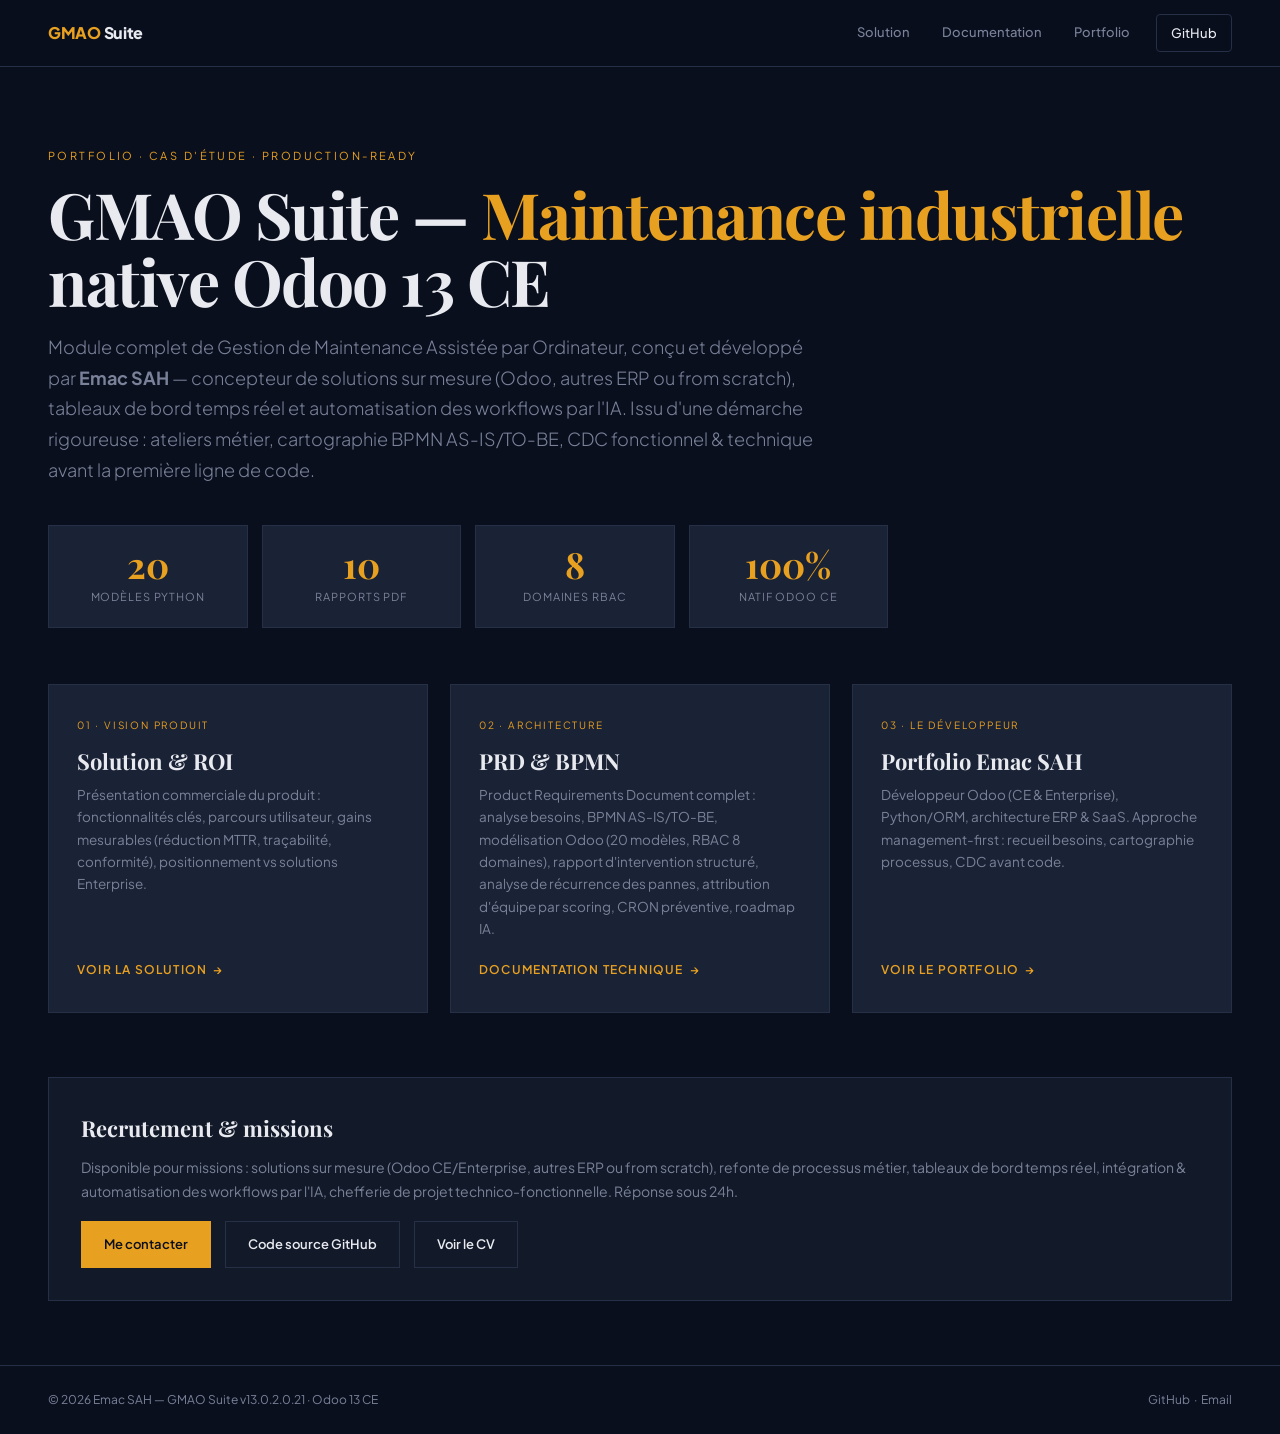
<file: index.html>
<!DOCTYPE html>
<html lang="fr">
<head>
<meta charset="UTF-8">
<meta name="viewport" content="width=device-width,initial-scale=1.0">
<title>GMAO Suite — Emac SAH | Portfolio &amp; Documentation</title>
<meta name="description" content="Module complet de Gestion de Maintenance Assistee par Ordinateur sur Odoo 13 Community Edition. Portfolio, PRD technique et presentation commerciale par Emac SAH.">
<meta name="author" content="Emac SAH">
<link rel="canonical" href="https://kouemousah.github.io/GMAO/">
<link rel="icon" type="image/svg+xml" href="assets/favicon.svg">
<link rel="alternate icon" type="image/png" href="assets/favicon.png">

<meta property="og:type" content="website">
<meta property="og:site_name" content="GMAO Suite — Emac SAH">
<meta property="og:title" content="GMAO Suite — Emac SAH | Portfolio &amp; Documentation">
<meta property="og:description" content="Module complet de GMAO sur Odoo 13 CE. Portfolio, PRD, presentation commerciale.">
<meta property="og:url" content="https://kouemousah.github.io/GMAO/">
<meta property="og:image" content="https://kouemousah.github.io/GMAO/assets/og-image.png">
<meta property="og:image:width" content="1200">
<meta property="og:image:height" content="630">
<meta property="og:locale" content="fr_FR">

<meta name="twitter:card" content="summary_large_image">
<meta name="twitter:title" content="GMAO Suite — Emac SAH">
<meta name="twitter:description" content="Module complet de GMAO sur Odoo 13 CE. Portfolio, PRD, presentation commerciale.">
<meta name="twitter:image" content="https://kouemousah.github.io/GMAO/assets/og-image.png">

<meta name="theme-color" content="#0a0f1e">
<meta name="robots" content="index,follow">

<link href="https://fonts.googleapis.com/css2?family=Plus+Jakarta+Sans:wght@300;400;600;800&family=Playfair+Display:wght@700&family=JetBrains+Mono:wght@500&display=swap" rel="stylesheet">

<style>
:root{--dark:#0a0f1e;--mid:#121928;--card:#1a2235;--accent:#e8a020;--accent2:#3d8ef0;--text:#e8eaf0;--muted:#7a8299;--border:#252f45;--ai:#a855f7;}
*{margin:0;padding:0;box-sizing:border-box;}
body{background:var(--dark);color:var(--text);font-family:'Plus Jakarta Sans',system-ui,sans-serif;font-size:15px;line-height:1.7;min-height:100vh;display:flex;flex-direction:column;}

.nav{position:sticky;top:0;z-index:100;background:rgba(10,15,30,.95);border-bottom:1px solid var(--border);backdrop-filter:blur(16px);padding:14px 48px;display:flex;align-items:center;gap:32px;}
.nav-logo{font-size:16px;font-weight:800;letter-spacing:-.3px;text-decoration:none;color:var(--text);}
.nav-logo span{color:var(--accent);}
.nav-links{display:flex;gap:4px;margin-left:auto;}
.nav-links a{color:var(--muted);text-decoration:none;font-size:13px;font-weight:500;padding:7px 14px;border-radius:4px;transition:all .2s;}
.nav-links a:hover{color:var(--text);background:rgba(255,255,255,.05);}
.nav-links a.gh{border:1px solid var(--border);color:var(--text);margin-left:8px;}
.nav-links a.gh:hover{border-color:var(--accent);color:var(--accent);}

.hero{flex:1;padding:80px 48px 64px;max-width:1280px;margin:0 auto;width:100%;}
.eyebrow{font-size:11px;text-transform:uppercase;letter-spacing:.22em;color:var(--accent);margin-bottom:14px;}
h1{font-family:'Playfair Display',serif;font-size:64px;font-weight:700;line-height:1.05;letter-spacing:-1.5px;margin-bottom:18px;}
h1 span{color:var(--accent);}
.lede{font-size:18px;font-weight:300;color:var(--muted);max-width:780px;line-height:1.7;margin-bottom:36px;}

.kpi-row{display:grid;grid-template-columns:repeat(4,1fr);gap:14px;margin:40px 0 56px;max-width:840px;}
.kpi{background:var(--card);border:1px solid var(--border);padding:20px 16px;text-align:center;}
.kpi .n{font-family:'Playfair Display',serif;font-size:36px;font-weight:700;color:var(--accent);line-height:1;}
.kpi .l{font-size:11px;text-transform:uppercase;letter-spacing:.08em;color:var(--muted);margin-top:6px;}

.cards{display:grid;grid-template-columns:repeat(3,1fr);gap:22px;margin-top:40px;}
.card{background:var(--card);border:1px solid var(--border);padding:32px 28px;text-decoration:none;color:inherit;transition:all .25s;display:flex;flex-direction:column;}
.card:hover{transform:translateY(-4px);border-color:var(--accent);box-shadow:0 16px 48px rgba(232,160,32,.12);}
.card-eyebrow{font-size:10px;text-transform:uppercase;letter-spacing:.18em;color:var(--accent);margin-bottom:14px;}
.card h2{font-family:'Playfair Display',serif;font-size:22px;font-weight:700;line-height:1.2;margin-bottom:10px;}
.card p{font-size:13.5px;color:var(--muted);flex:1;line-height:1.65;}
.card-cta{display:inline-flex;align-items:center;gap:6px;color:var(--accent);font-size:12px;font-weight:600;margin-top:20px;text-transform:uppercase;letter-spacing:.1em;}
.card-cta::after{content:'→';transition:transform .2s;}
.card:hover .card-cta::after{transform:translateX(4px);}

.contact{margin-top:64px;padding:32px;background:var(--mid);border:1px solid var(--border);}
.contact h3{font-family:'Playfair Display',serif;font-size:22px;font-weight:700;margin-bottom:8px;}
.contact p{color:var(--muted);font-size:14px;margin-bottom:18px;}
.contact-links{display:flex;gap:14px;flex-wrap:wrap;}
.contact-links a{display:inline-flex;align-items:center;gap:8px;padding:11px 22px;text-decoration:none;font-size:13px;font-weight:600;border:1px solid var(--border);color:var(--text);transition:all .2s;}
.contact-links a:hover{border-color:var(--accent);color:var(--accent);}
.contact-links a.primary{background:var(--accent);color:var(--dark);border-color:var(--accent);}
.contact-links a.primary:hover{background:#c88010;border-color:#c88010;color:var(--dark);}

footer{border-top:1px solid var(--border);padding:24px 48px;font-size:12px;color:var(--muted);display:flex;justify-content:space-between;align-items:center;}
footer a{color:var(--muted);text-decoration:none;}
footer a:hover{color:var(--accent);}

@media (max-width:880px){
  .nav{padding:12px 20px;flex-wrap:wrap;}
  .nav-links{gap:0;}
  .nav-links a{padding:6px 10px;font-size:12px;}
  .hero{padding:48px 20px;}
  h1{font-size:40px;}
  .lede{font-size:16px;}
  .kpi-row{grid-template-columns:repeat(2,1fr);}
  .cards{grid-template-columns:1fr;}
  footer{flex-direction:column;gap:8px;padding:18px 20px;text-align:center;}
}
</style>
</head>
<body>

<nav class="nav">
  <a class="nav-logo" href="./"><span>GMAO</span> Suite</a>
  <div class="nav-links">
    <a href="Presentation_Commerciale_GMAO.html">Solution</a>
    <a href="PRD_Technique_GMAO.html">Documentation</a>
    <a href="Portfolio_Emac_SAH.html">Portfolio</a>
    <a href="https://github.com/kouemousah/GMAO" target="_blank" rel="noopener" class="gh">GitHub</a>
  </div>
</nav>

<main class="hero">
  <div class="eyebrow">Portfolio · Cas d'étude · Production-ready</div>
  <h1>GMAO Suite — <span>Maintenance industrielle</span><br>native Odoo 13 CE</h1>
  <p class="lede">
    Module complet de Gestion de Maintenance Assistée par Ordinateur, conçu et développé par
    <strong>Emac SAH</strong> — concepteur de solutions sur mesure (Odoo, autres ERP ou from scratch),
    tableaux de bord temps réel et automatisation des workflows par l'IA. Issu d'une démarche rigoureuse :
    ateliers métier, cartographie BPMN AS-IS/TO-BE, CDC fonctionnel &amp; technique avant la première ligne de code.
  </p>

  <div class="kpi-row">
    <div class="kpi"><div class="n">20</div><div class="l">Modèles Python</div></div>
    <div class="kpi"><div class="n">10</div><div class="l">Rapports PDF</div></div>
    <div class="kpi"><div class="n">8</div><div class="l">Domaines RBAC</div></div>
    <div class="kpi"><div class="n">100%</div><div class="l">Natif Odoo CE</div></div>
  </div>

  <div class="cards">
    <a class="card" href="Presentation_Commerciale_GMAO.html">
      <div class="card-eyebrow">01 · Vision produit</div>
      <h2>Solution &amp; ROI</h2>
      <p>Présentation commerciale du produit : fonctionnalités clés, parcours utilisateur, gains
      mesurables (réduction MTTR, traçabilité, conformité), positionnement vs solutions Enterprise.</p>
      <span class="card-cta">Voir la solution</span>
    </a>

    <a class="card" href="PRD_Technique_GMAO.html">
      <div class="card-eyebrow">02 · Architecture</div>
      <h2>PRD &amp; BPMN</h2>
      <p>Product Requirements Document complet : analyse besoins, BPMN AS-IS/TO-BE, modélisation
      Odoo (20 modèles, RBAC 8 domaines), rapport d'intervention structuré, analyse de récurrence
      des pannes, attribution d'équipe par scoring, CRON préventive, roadmap IA.</p>
      <span class="card-cta">Documentation technique</span>
    </a>

    <a class="card" href="Portfolio_Emac_SAH.html">
      <div class="card-eyebrow">03 · Le développeur</div>
      <h2>Portfolio Emac SAH</h2>
      <p>Développeur Odoo (CE &amp; Enterprise), Python/ORM, architecture ERP &amp; SaaS.
      Approche management-first : recueil besoins, cartographie processus, CDC avant code.</p>
      <span class="card-cta">Voir le portfolio</span>
    </a>
  </div>

  <section class="contact">
    <h3>Recrutement &amp; missions</h3>
    <p>Disponible pour missions : solutions sur mesure (Odoo CE/Enterprise, autres ERP ou from scratch),
    refonte de processus métier, tableaux de bord temps réel, intégration &amp; automatisation des workflows
    par l'IA, chefferie de projet technico-fonctionnelle. Réponse sous 24h.</p>
    <div class="contact-links">
      <a class="primary" href="mailto:kouemou.sah@gmail.com?subject=Mission%20Odoo%20%2F%20GMAO%20Suite">
        Me contacter
      </a>
      <a href="https://github.com/kouemousah/GMAO" target="_blank" rel="noopener">
        Code source GitHub
      </a>
      <a href="Portfolio_Emac_SAH.html">Voir le CV</a>
    </div>
  </section>
</main>

<footer>
  <div>© 2026 Emac SAH — GMAO Suite v13.0.2.0.21 · Odoo 13 CE</div>
  <div>
    <a href="https://github.com/kouemousah/GMAO" target="_blank" rel="noopener">GitHub</a>
    &nbsp;·&nbsp;
    <a href="mailto:kouemou.sah@gmail.com">Email</a>
  </div>
</footer>

</body>
</html>
</file>
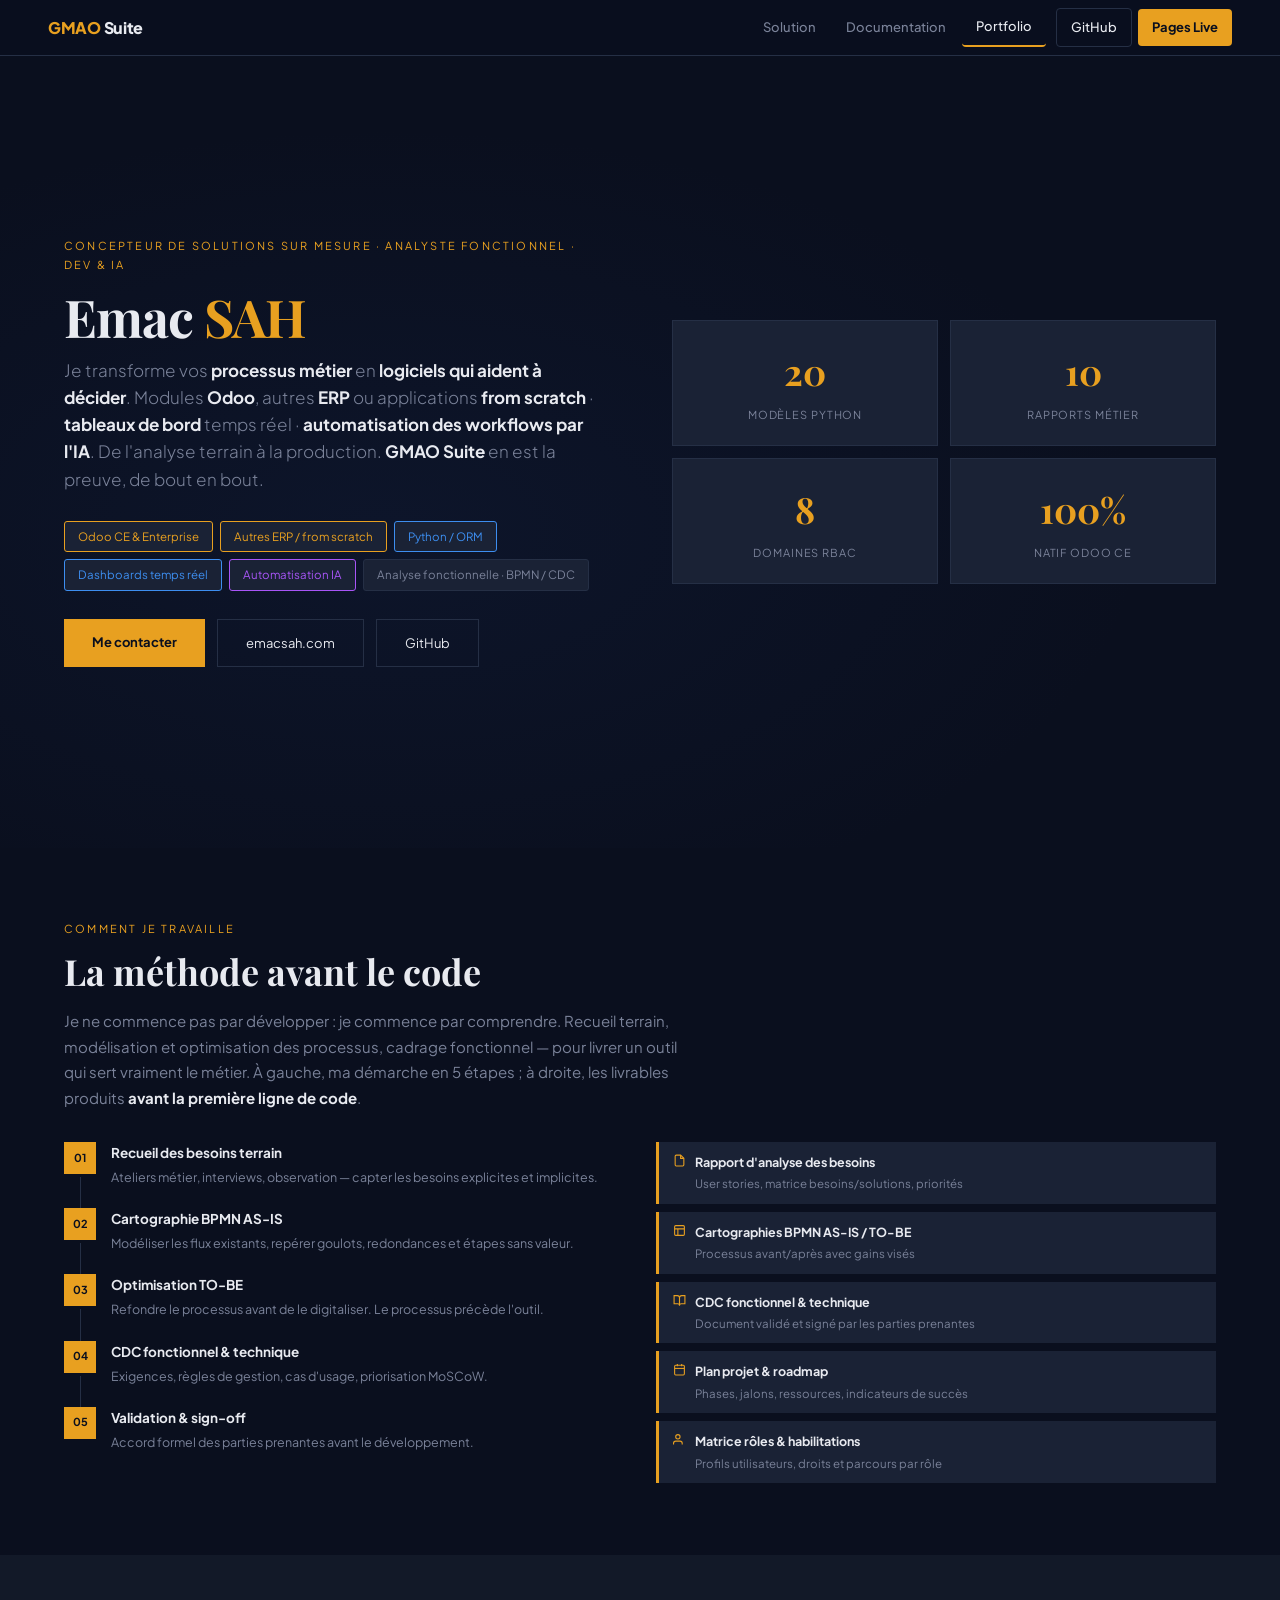
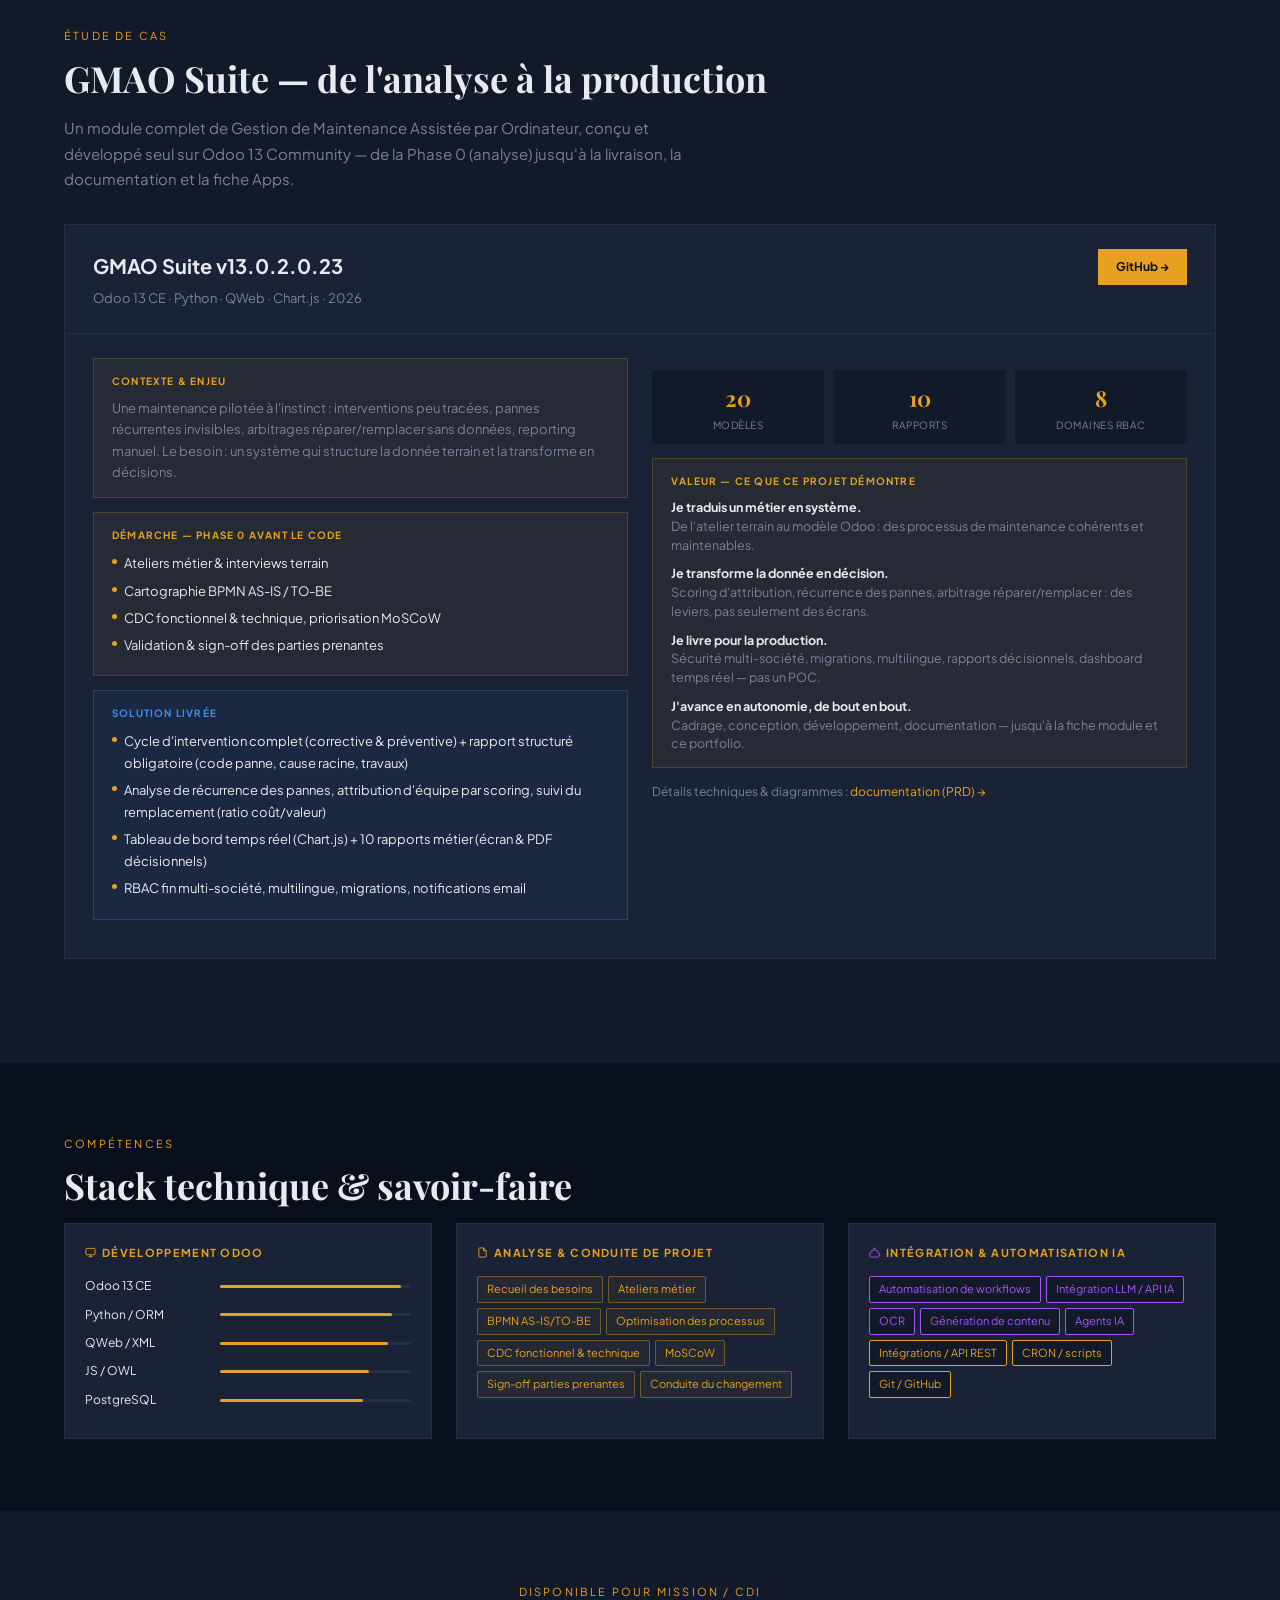
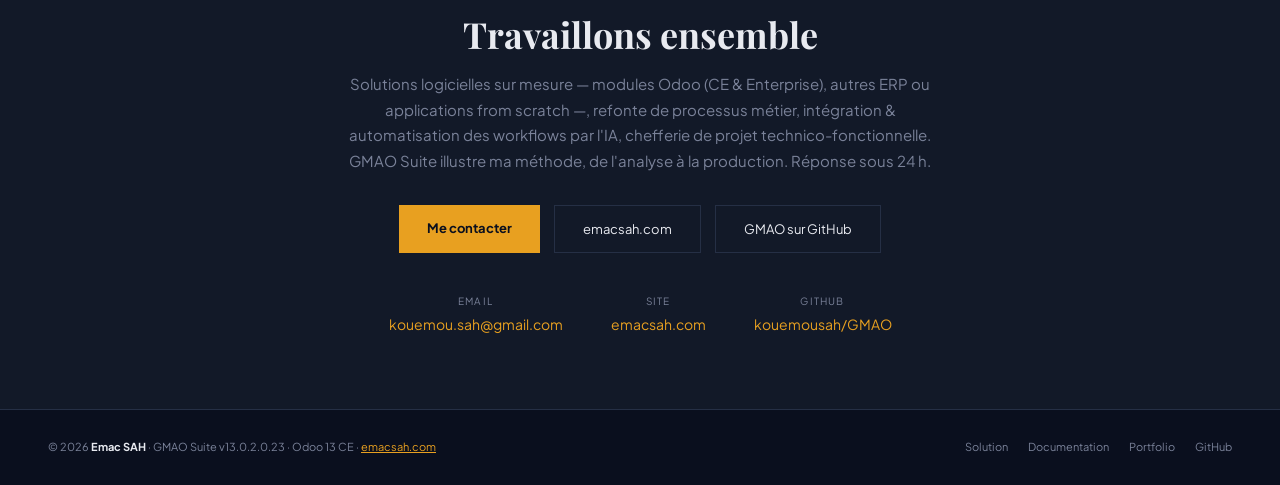
<file: Portfolio_Emac_SAH.html>
<!DOCTYPE html>
<html lang="fr">
<head>
<meta charset="UTF-8"><meta name="viewport" content="width=device-width,initial-scale=1.0">
<!-- SEO & Open Graph (injecte automatiquement) -->
<meta name="description" content="Portfolio d'Emac SAH — concepteur de solutions ERP, analyste fonctionnel et developpeur Odoo. Etude de cas GMAO Suite : module complet de Gestion de Maintenance Assistee par Ordinateur sur Odoo 13 CE.">
<meta name="author" content="Emac SAH">
<meta name="keywords" content="GMAO, Odoo 13, Odoo Community, Python, ERP, Maintenance, Portfolio, Emac SAH, Developpeur Odoo, Analyste fonctionnel, BPMN, CDC">
<link rel="canonical" href="https://kouemousah.github.io/GMAO/Portfolio_Emac_SAH.html">
<link rel="icon" type="image/svg+xml" href="assets/favicon.svg">
<link rel="alternate icon" type="image/png" href="assets/favicon.png">

<!-- Open Graph (LinkedIn, Facebook, Slack) -->
<meta property="og:type" content="profile">
<meta property="og:site_name" content="GMAO Suite - Emac SAH">
<meta property="og:title" content="Emac SAH — Concepteur ERP & Developpeur Odoo | Portfolio">
<meta property="og:description" content="Concepteur de solutions ERP, analyste fonctionnel et developpeur Odoo. Etude de cas : GMAO Suite, de l'analyse terrain a la mise en production.">
<meta property="og:url" content="https://kouemousah.github.io/GMAO/Portfolio_Emac_SAH.html">
<meta property="og:image" content="https://kouemousah.github.io/GMAO/assets/og-image.png">
<meta property="og:image:width" content="1200">
<meta property="og:image:height" content="630">
<meta property="og:locale" content="fr_FR">

<!-- Twitter Card -->
<meta name="twitter:card" content="summary_large_image">
<meta name="twitter:title" content="Emac SAH — Concepteur ERP & Developpeur Odoo | Portfolio">
<meta name="twitter:description" content="Concepteur de solutions ERP, analyste fonctionnel et developpeur Odoo. Etude de cas : GMAO Suite, de l'analyse a la production.">
<meta name="twitter:image" content="https://kouemousah.github.io/GMAO/assets/og-image.png">

<!-- Theme -->
<meta name="theme-color" content="#0a0f1e">
<meta name="robots" content="index,follow">
<!-- /SEO & Open Graph -->
<title>Emac SAH — Concepteur ERP & Developpeur Odoo | Portfolio</title>
<link href="https://fonts.googleapis.com/css2?family=Plus+Jakarta+Sans:ital,wght@0,300;0,400;0,600;0,800&family=Playfair+Display:ital,wght@0,700;1,400&family=JetBrains+Mono:wght@400;500&display=swap" rel="stylesheet">
<style>
:root{--dark:#0a0f1e;--mid:#121928;--card:#1a2235;--accent:#e8a020;--accent2:#3d8ef0;--text:#e8eaf0;--muted:#7a8299;--border:#252f45;--success:#2ab87a;--ai:#a855f7;}
*{margin:0;padding:0;box-sizing:border-box;}
body{background:var(--dark);color:var(--text);font-family:'Plus Jakarta Sans',sans-serif;font-size:14px;line-height:1.7;}
.site-nav{position:sticky;top:0;z-index:200;background:rgba(10,15,30,.97);border-bottom:1px solid var(--border);backdrop-filter:blur(16px);padding:0 48px;display:flex;align-items:center;height:56px;gap:32px;}
.nav-logo{font-size:16px;font-weight:800;letter-spacing:-.3px;white-space:nowrap;text-decoration:none;color:var(--text);}
.nav-logo span{color:var(--accent);}
.nav-links{display:flex;align-items:center;gap:2px;margin-left:auto;}
.nav-links a{color:var(--muted);text-decoration:none;font-size:13px;font-weight:500;padding:7px 14px;border-radius:4px;transition:all .2s;}
.nav-links a:hover{color:var(--text);background:rgba(255,255,255,.05);}
.nav-links a.active{color:var(--text);border-bottom:2px solid var(--accent);}
.nav-links a.nav-gh{border:1px solid var(--border);color:var(--text);margin-left:8px;}
.nav-links a.nav-gh:hover{border-color:var(--accent);color:var(--accent);}
.nav-links a.nav-live{background:var(--accent);color:var(--dark);font-weight:700;margin-left:4px;}
.nav-links a.nav-live:hover{background:#c88010;}
.site-footer{border-top:1px solid var(--border);padding:28px 48px;display:flex;justify-content:space-between;align-items:center;font-size:11px;color:var(--muted);}
.footer-links{display:flex;gap:20px;}
.footer-links a{color:var(--muted);text-decoration:none;transition:color .2s;}
.footer-links a:hover{color:var(--accent);}

.hero-p{padding:72px 64px;background:radial-gradient(ellipse at 30% 60%,#1a2f6030,transparent 60%),var(--dark);display:grid;grid-template-columns:1fr 1fr;gap:64px;align-items:center;min-height:88vh;}
.hero-eyebrow{font-size:11px;text-transform:uppercase;letter-spacing:.2em;color:var(--accent);margin-bottom:16px;}
.hero-name{font-family:'Playfair Display',serif;font-size:52px;font-weight:700;line-height:1.05;letter-spacing:-1px;margin-bottom:12px;}
.hero-name span{color:var(--accent);}
.hero-title-role{font-size:17px;font-weight:300;color:var(--muted);margin-bottom:28px;line-height:1.6;}
.tags-row{display:flex;flex-wrap:wrap;gap:7px;margin-bottom:28px;}
.tag{background:var(--card);border:1px solid var(--border);color:var(--muted);padding:5px 13px;font-size:11.5px;border-radius:3px;}
.tag.hl{border-color:var(--accent);color:var(--accent);}
.tag.blue{border-color:var(--accent2);color:var(--accent2);}
.tag.ai{border-color:var(--ai);color:var(--ai);}
.link-row{display:flex;gap:12px;flex-wrap:wrap;}
.btn-a{background:var(--accent);color:var(--dark);padding:12px 28px;font-weight:700;font-size:13px;text-decoration:none;}
.btn-b{border:1px solid var(--border);color:var(--text);padding:12px 28px;font-size:13px;text-decoration:none;}
.stats-grid{display:grid;grid-template-columns:repeat(2,1fr);gap:12px;}
.stat-box{background:var(--card);border:1px solid var(--border);padding:20px;text-align:center;}
.stat-box .n{font-family:'Playfair Display',serif;font-size:36px;font-weight:700;color:var(--accent);}
.stat-box .l{font-size:11px;text-transform:uppercase;letter-spacing:.08em;color:var(--muted);margin-top:4px;}

section{padding:72px 64px;}
section:nth-child(even){background:var(--mid);}
.eyebrow{font-size:11px;text-transform:uppercase;letter-spacing:.2em;color:var(--accent);margin-bottom:12px;}
.sec-title{font-family:'Playfair Display',serif;font-size:36px;font-weight:700;line-height:1.15;margin-bottom:16px;}
.sec-sub{color:var(--muted);font-size:15px;max-width:620px;line-height:1.7;margin-bottom:32px;}

.method-grid{display:grid;grid-template-columns:1fr 1fr;gap:32px;margin-top:8px;}
.method-steps{display:flex;flex-direction:column;}
.m-step{display:flex;gap:15px;padding-bottom:20px;position:relative;}
.m-step:not(:last-child)::after{content:'';position:absolute;left:16px;top:35px;bottom:0;width:1px;background:var(--border);}
.m-ico{width:32px;height:32px;background:var(--accent);color:var(--dark);display:flex;align-items:center;justify-content:center;font-size:11px;font-weight:700;flex-shrink:0;z-index:1;}
.m-txt h4{font-size:13.5px;font-weight:700;margin-bottom:2px;}
.m-txt p{font-size:12.5px;color:var(--muted);}
.deliver-list{display:flex;flex-direction:column;gap:8px;}
.d-row{background:var(--card);border-left:3px solid var(--accent);padding:10px 14px;display:flex;gap:9px;align-items:flex-start;}
.d-row h4{font-size:12.5px;font-weight:700;margin-bottom:1px;}
.d-row p{font-size:11.5px;color:var(--muted);margin:0;}

.proj-card{background:var(--card);border:1px solid var(--border);margin-bottom:32px;}
.proj-header{padding:24px 28px;border-bottom:1px solid var(--border);display:flex;justify-content:space-between;align-items:flex-start;}
.proj-header-left h3{font-size:20px;font-weight:700;margin-bottom:4px;}
.proj-header-left .sub{font-size:13px;color:var(--muted);}
.proj-link{background:var(--accent);color:var(--dark);padding:8px 18px;font-weight:700;font-size:12px;text-decoration:none;white-space:nowrap;}
.proj-body{padding:24px 28px;}
.proj-grid{display:grid;grid-template-columns:1fr 1fr;gap:24px;}
.mgmt-box-p{background:rgba(232,160,32,.06);border:1px solid rgba(232,160,32,.2);padding:14px 18px;margin:14px 0;}
.mgmt-box-p .t{font-size:10px;text-transform:uppercase;letter-spacing:.12em;color:var(--accent);font-weight:700;margin-bottom:8px;display:flex;align-items:center;gap:5px;}
.ai-box-p{background:rgba(61,142,240,.06);border:1px solid rgba(61,142,240,.25);padding:14px 18px;margin:14px 0;}
.ai-box-p .t{font-size:10px;text-transform:uppercase;letter-spacing:.12em;color:var(--accent2);font-weight:700;margin-bottom:8px;display:flex;align-items:center;gap:5px;}
.kpi-row-p{display:flex;gap:10px;margin:12px 0;}
.kpi-p{flex:1;text-align:center;background:var(--mid);padding:10px 6px;}
.kpi-p .n{font-size:22px;font-weight:700;color:var(--accent);font-family:'Playfair Display',serif;}
.kpi-p .l{font-size:10px;color:var(--muted);text-transform:uppercase;letter-spacing:.05em;}
.bullet-l{list-style:none;}
.bullet-l li{display:flex;gap:7px;align-items:flex-start;margin-bottom:5px;font-size:13px;}
.bullet-l li::before{content:'';display:block;width:5px;height:5px;background:var(--accent);border-radius:50%;flex-shrink:0;margin-top:7px;}
.value-block div{margin-bottom:10px;}
.value-block strong{color:var(--text);}
.value-block span{color:var(--muted);}

.skills-layout{display:grid;grid-template-columns:1fr 1fr 1fr;gap:24px;}
.skill-group{background:var(--card);border:1px solid var(--border);padding:20px;}
.skill-group h4{font-size:11px;text-transform:uppercase;letter-spacing:.12em;color:var(--accent);margin-bottom:14px;display:flex;align-items:center;gap:6px;}
.skill-bar-row{display:flex;align-items:center;gap:8px;margin-bottom:8px;}
.skill-bar-row .lbl{font-size:12px;flex:1;}
.skill-bar-row .bar{flex:1.5;height:3px;background:var(--border);border-radius:2px;}
.skill-bar-row .bar .fill{height:100%;background:var(--accent);border-radius:2px;}
.skill-tags{display:flex;flex-wrap:wrap;gap:5px;margin-top:8px;}
.sk-t{background:var(--mid);border:1px solid var(--border);color:var(--muted);padding:3px 9px;font-size:11px;border-radius:2px;}
.sk-t.hl{border-color:var(--accent);color:var(--accent);}
.sk-t.ai{border-color:var(--ai);color:var(--ai);}
.sk-t.mgmt{border-color:rgba(232,160,32,.4);color:var(--accent);background:rgba(232,160,32,.05);}
.contact-cards{display:flex;justify-content:center;gap:48px;margin-top:40px;flex-wrap:wrap;}
.contact-cards a{color:var(--accent);text-decoration:none;}
@media(max-width:880px){.hero-p{grid-template-columns:1fr;gap:32px;padding:48px 22px;}section{padding:48px 22px;}.method-grid,.proj-grid,.skills-layout{grid-template-columns:1fr;}.site-nav,.site-footer{padding-left:20px;padding-right:20px;}.hero-name{font-size:40px;}}
</style>
</head>
<body>
<nav class="site-nav">
  <a class="nav-logo" href="Presentation_Commerciale_GMAO.html"><span>GMAO</span> Suite</a>
  <div class="nav-links">
    <a href="Presentation_Commerciale_GMAO.html">Solution</a>
    <a href="PRD_Technique_GMAO.html">Documentation</a>
    <a href="Portfolio_Emac_SAH.html" class="active">Portfolio</a>
    <a href="https://github.com/kouemousah/GMAO" target="_blank" class="nav-gh">GitHub</a>
    <a href="https://kouemousah.github.io/GMAO/" target="_blank" class="nav-live">Pages Live</a>
  </div>
</nav>

<div class="hero-p">
  <div class="hero-p-left">
    <div class="hero-eyebrow">Concepteur de solutions sur mesure · Analyste fonctionnel · Dev &amp; IA</div>
    <h1 class="hero-name">Emac <span>SAH</span></h1>
    <p class="hero-title-role">Je transforme vos <strong style="color:var(--text)">processus métier</strong> en <strong style="color:var(--text)">logiciels qui aident à décider</strong>. Modules <strong style="color:var(--text)">Odoo</strong>, autres <strong style="color:var(--text)">ERP</strong> ou applications <strong style="color:var(--text)">from scratch</strong> · <strong style="color:var(--text)">tableaux de bord</strong> temps réel · <strong style="color:var(--text)">automatisation des workflows par l'IA</strong>. De l'analyse terrain à la production. <strong style="color:var(--text)">GMAO Suite</strong> en est la preuve, de bout en bout.</p>
    <div class="tags-row">
      <span class="tag hl">Odoo CE &amp; Enterprise</span>
      <span class="tag hl">Autres ERP / from scratch</span>
      <span class="tag blue">Python / ORM</span>
      <span class="tag blue">Dashboards temps réel</span>
      <span class="tag ai">Automatisation IA</span>
      <span class="tag">Analyse fonctionnelle · BPMN / CDC</span>
    </div>
    <div class="link-row">
      <a class="btn-a" href="mailto:kouemou.sah@gmail.com?subject=Mission%20Odoo">Me contacter</a>
      <a class="btn-b" href="https://emacsah.com" target="_blank">emacsah.com</a>
      <a class="btn-b" href="https://github.com/kouemousah/GMAO" target="_blank">GitHub</a>
    </div>
  </div>
  <div class="stats-grid">
    <div class="stat-box"><div class="n">20</div><div class="l">Modèles Python</div></div>
    <div class="stat-box"><div class="n">10</div><div class="l">Rapports métier</div></div>
    <div class="stat-box"><div class="n">8</div><div class="l">Domaines RBAC</div></div>
    <div class="stat-box"><div class="n">100%</div><div class="l">Natif Odoo CE</div></div>
  </div>
</div>

<!-- MÉTHODE -->
<section>
  <div class="eyebrow">Comment je travaille</div>
  <h2 class="sec-title">La méthode avant le code</h2>
  <p class="sec-sub">Je ne commence pas par développer : je commence par comprendre. Recueil terrain, modélisation et optimisation des processus, cadrage fonctionnel — pour livrer un outil qui sert vraiment le métier. À gauche, ma démarche en 5 étapes ; à droite, les livrables produits <strong style="color:var(--text)">avant la première ligne de code</strong>.</p>
  <div class="method-grid">
    <div class="method-steps">
      <div class="m-step"><div class="m-ico">01</div><div class="m-txt"><h4>Recueil des besoins terrain</h4><p>Ateliers métier, interviews, observation — capter les besoins explicites et implicites.</p></div></div>
      <div class="m-step"><div class="m-ico">02</div><div class="m-txt"><h4>Cartographie BPMN AS-IS</h4><p>Modéliser les flux existants, repérer goulots, redondances et étapes sans valeur.</p></div></div>
      <div class="m-step"><div class="m-ico">03</div><div class="m-txt"><h4>Optimisation TO-BE</h4><p>Refondre le processus avant de le digitaliser. Le processus précède l'outil.</p></div></div>
      <div class="m-step"><div class="m-ico">04</div><div class="m-txt"><h4>CDC fonctionnel &amp; technique</h4><p>Exigences, règles de gestion, cas d'usage, priorisation MoSCoW.</p></div></div>
      <div class="m-step"><div class="m-ico">05</div><div class="m-txt"><h4>Validation &amp; sign-off</h4><p>Accord formel des parties prenantes avant le développement.</p></div></div>
    </div>
    <div class="deliver-list">
      <div class="d-row"><svg width="13" height="13" viewBox="0 0 24 24" fill="none" stroke="#e8a020" stroke-width="2" style="flex-shrink:0;margin-top:2px"><path d="M14 2H6a2 2 0 0 0-2 2v16a2 2 0 0 0 2 2h12a2 2 0 0 0 2-2V8z"/><polyline points="14 2 14 8 20 8"/></svg><div><h4>Rapport d'analyse des besoins</h4><p>User stories, matrice besoins/solutions, priorités</p></div></div>
      <div class="d-row"><svg width="13" height="13" viewBox="0 0 24 24" fill="none" stroke="#e8a020" stroke-width="2" style="flex-shrink:0;margin-top:2px"><rect x="3" y="3" width="18" height="18" rx="2"/><path d="M3 9h18M9 21V9"/></svg><div><h4>Cartographies BPMN AS-IS / TO-BE</h4><p>Processus avant/après avec gains visés</p></div></div>
      <div class="d-row"><svg width="13" height="13" viewBox="0 0 24 24" fill="none" stroke="#e8a020" stroke-width="2" style="flex-shrink:0;margin-top:2px"><path d="M2 3h6a4 4 0 0 1 4 4v14a3 3 0 0 0-3-3H2z"/><path d="M22 3h-6a4 4 0 0 0-4 4v14a3 3 0 0 1 3-3h7z"/></svg><div><h4>CDC fonctionnel &amp; technique</h4><p>Document validé et signé par les parties prenantes</p></div></div>
      <div class="d-row"><svg width="13" height="13" viewBox="0 0 24 24" fill="none" stroke="#e8a020" stroke-width="2" style="flex-shrink:0;margin-top:2px"><rect x="3" y="4" width="18" height="18" rx="2"/><line x1="16" y1="2" x2="16" y2="6"/><line x1="8" y1="2" x2="8" y2="6"/><line x1="3" y1="10" x2="21" y2="10"/></svg><div><h4>Plan projet &amp; roadmap</h4><p>Phases, jalons, ressources, indicateurs de succès</p></div></div>
      <div class="d-row"><svg width="13" height="13" viewBox="0 0 24 24" fill="none" stroke="#e8a020" stroke-width="2" style="flex-shrink:0;margin-top:2px"><path d="M17 21v-2a4 4 0 0 0-4-4H5a4 4 0 0 0-4 4v2"/><circle cx="9" cy="7" r="4"/></svg><div><h4>Matrice rôles &amp; habilitations</h4><p>Profils utilisateurs, droits et parcours par rôle</p></div></div>
    </div>
  </div>
</section>

<!-- ÉTUDE DE CAS : GMAO -->
<section>
  <div class="eyebrow">Étude de cas</div>
  <h2 class="sec-title">GMAO Suite — de l'analyse à la production</h2>
  <p class="sec-sub">Un module complet de Gestion de Maintenance Assistée par Ordinateur, conçu et développé seul sur Odoo 13 Community — de la Phase 0 (analyse) jusqu'à la livraison, la documentation et la fiche Apps.</p>

  <div class="proj-card">
    <div class="proj-header">
      <div class="proj-header-left">
        <h3>GMAO Suite v13.0.2.0.23</h3>
        <div class="sub">Odoo 13 CE · Python · QWeb · Chart.js · 2026</div>
      </div>
      <a class="proj-link" href="https://github.com/kouemousah/GMAO" target="_blank">GitHub →</a>
    </div>
    <div class="proj-body">
      <div class="proj-grid">
        <div>
          <div class="mgmt-box-p" style="margin-top:0">
            <div class="t">Contexte &amp; enjeu</div>
            <p style="font-size:13px;color:var(--muted);margin:0;line-height:1.65">Une maintenance pilotée à l'instinct : interventions peu tracées, pannes récurrentes invisibles, arbitrages réparer/remplacer sans données, reporting manuel. Le besoin : un système qui structure la donnée terrain et la transforme en décisions.</p>
          </div>
          <div class="mgmt-box-p">
            <div class="t">Démarche — Phase 0 avant le code</div>
            <ul class="bullet-l" style="margin:0">
              <li>Ateliers métier &amp; interviews terrain</li>
              <li>Cartographie BPMN AS-IS / TO-BE</li>
              <li>CDC fonctionnel &amp; technique, priorisation MoSCoW</li>
              <li>Validation &amp; sign-off des parties prenantes</li>
            </ul>
          </div>
          <div class="ai-box-p">
            <div class="t">Solution livrée</div>
            <ul class="bullet-l" style="margin:0">
              <li>Cycle d'intervention complet (corrective &amp; préventive) + rapport structuré obligatoire (code panne, cause racine, travaux)</li>
              <li>Analyse de récurrence des pannes, attribution d'équipe par scoring, suivi du remplacement (ratio coût/valeur)</li>
              <li>Tableau de bord temps réel (Chart.js) + 10 rapports métier (écran &amp; PDF décisionnels)</li>
              <li>RBAC fin multi-société, multilingue, migrations, notifications email</li>
            </ul>
          </div>
        </div>
        <div>
          <div class="kpi-row-p">
            <div class="kpi-p"><div class="n">20</div><div class="l">Modèles</div></div>
            <div class="kpi-p"><div class="n">10</div><div class="l">Rapports</div></div>
            <div class="kpi-p"><div class="n">8</div><div class="l">Domaines RBAC</div></div>
          </div>
          <div class="mgmt-box-p" style="margin-top:14px">
            <div class="t">Valeur — ce que ce projet démontre</div>
            <div class="value-block" style="font-size:12.5px;line-height:1.5;">
              <div><strong>Je traduis un métier en système.</strong><br><span>De l'atelier terrain au modèle Odoo : des processus de maintenance cohérents et maintenables.</span></div>
              <div><strong>Je transforme la donnée en décision.</strong><br><span>Scoring d'attribution, récurrence des pannes, arbitrage réparer/remplacer : des leviers, pas seulement des écrans.</span></div>
              <div><strong>Je livre pour la production.</strong><br><span>Sécurité multi-société, migrations, multilingue, rapports décisionnels, dashboard temps réel — pas un POC.</span></div>
              <div style="margin-bottom:0"><strong>J'avance en autonomie, de bout en bout.</strong><br><span>Cadrage, conception, développement, documentation — jusqu'à la fiche module et ce portfolio.</span></div>
            </div>
          </div>
          <p style="font-size:12px;color:var(--muted);margin-top:12px;line-height:1.6">Détails techniques &amp; diagrammes : <a href="PRD_Technique_GMAO.html" style="color:var(--accent);text-decoration:none">documentation (PRD) →</a></p>
        </div>
      </div>
    </div>
  </div>
</section>

<!-- COMPÉTENCES -->
<section>
  <div class="eyebrow">Compétences</div>
  <h2 class="sec-title">Stack technique &amp; savoir-faire</h2>
  <div class="skills-layout">
    <div class="skill-group">
      <h4><svg width="11" height="11" viewBox="0 0 24 24" fill="none" stroke="#e8a020" stroke-width="2"><rect x="2" y="3" width="20" height="14" rx="2"/><line x1="8" y1="21" x2="16" y2="21"/><line x1="12" y1="17" x2="12" y2="21"/></svg>Développement Odoo</h4>
      <div class="skill-bar-row"><span class="lbl">Odoo 13 CE</span><div class="bar"><div class="fill" style="width:95%"></div></div></div>
      <div class="skill-bar-row"><span class="lbl">Python / ORM</span><div class="bar"><div class="fill" style="width:90%"></div></div></div>
      <div class="skill-bar-row"><span class="lbl">QWeb / XML</span><div class="bar"><div class="fill" style="width:88%"></div></div></div>
      <div class="skill-bar-row"><span class="lbl">JS / OWL</span><div class="bar"><div class="fill" style="width:78%"></div></div></div>
      <div class="skill-bar-row"><span class="lbl">PostgreSQL</span><div class="bar"><div class="fill" style="width:75%"></div></div></div>
    </div>
    <div class="skill-group">
      <h4><svg width="11" height="11" viewBox="0 0 24 24" fill="none" stroke="#e8a020" stroke-width="2"><path d="M14 2H6a2 2 0 0 0-2 2v16a2 2 0 0 0 2 2h12a2 2 0 0 0 2-2V8z"/><polyline points="14 2 14 8 20 8"/></svg>Analyse &amp; conduite de projet</h4>
      <div class="skill-tags">
        <span class="sk-t mgmt">Recueil des besoins</span>
        <span class="sk-t mgmt">Ateliers métier</span>
        <span class="sk-t mgmt">BPMN AS-IS/TO-BE</span>
        <span class="sk-t mgmt">Optimisation des processus</span>
        <span class="sk-t mgmt">CDC fonctionnel &amp; technique</span>
        <span class="sk-t mgmt">MoSCoW</span>
        <span class="sk-t mgmt">Sign-off parties prenantes</span>
        <span class="sk-t mgmt">Conduite du changement</span>
      </div>
    </div>
    <div class="skill-group">
      <h4><svg width="11" height="11" viewBox="0 0 24 24" fill="none" stroke="#a855f7" stroke-width="2"><path d="M12 2a2 2 0 0 1 2 2c0 .74-.4 1.39-1 1.73V7h1a7 7 0 0 1 7 7h1a1 1 0 0 1 1 1v3a1 1 0 0 1-1 1h-1v1a2 2 0 0 1-2 2H5a2 2 0 0 1-2-2v-1H2a1 1 0 0 1-1-1v-3a1 1 0 0 1 1-1h1a7 7 0 0 1 7-7h1V5.73c-.6-.34-1-.99-1-1.73a2 2 0 0 1 2-2z"/></svg>Intégration &amp; automatisation IA</h4>
      <div class="skill-tags">
        <span class="sk-t ai">Automatisation de workflows</span>
        <span class="sk-t ai">Intégration LLM / API IA</span>
        <span class="sk-t ai">OCR</span>
        <span class="sk-t ai">Génération de contenu</span>
        <span class="sk-t ai">Agents IA</span>
        <span class="sk-t hl">Intégrations / API REST</span>
        <span class="sk-t hl">CRON / scripts</span>
        <span class="sk-t hl">Git / GitHub</span>
      </div>
    </div>
  </div>
</section>

<!-- CONTACT -->
<section style="text-align:center;">
  <div class="eyebrow">Disponible pour mission / CDI</div>
  <h2 class="sec-title" style="margin:0 auto 16px;">Travaillons ensemble</h2>
  <p style="color:var(--muted);font-size:15px;max-width:620px;margin:0 auto 32px;">Solutions logicielles sur mesure — modules Odoo (CE &amp; Enterprise), autres ERP ou applications from scratch —, refonte de processus métier, intégration &amp; automatisation des workflows par l'IA, chefferie de projet technico-fonctionnelle. GMAO Suite illustre ma méthode, de l'analyse à la production. Réponse sous 24&nbsp;h.</p>
  <div style="display:flex;justify-content:center;gap:14px;flex-wrap:wrap;">
    <a class="btn-a" href="mailto:kouemou.sah@gmail.com?subject=Mission%20Odoo%20%2F%20CDI">Me contacter</a>
    <a class="btn-b" href="https://emacsah.com" target="_blank">emacsah.com</a>
    <a class="btn-b" href="https://github.com/kouemousah/GMAO" target="_blank">GMAO sur GitHub</a>
  </div>
  <div class="contact-cards">
    <div><div style="font-size:10px;text-transform:uppercase;letter-spacing:.12em;color:var(--muted)">Email</div><a href="mailto:kouemou.sah@gmail.com" style="margin-top:3px;display:inline-block">kouemou.sah@gmail.com</a></div>
    <div><div style="font-size:10px;text-transform:uppercase;letter-spacing:.12em;color:var(--muted)">Site</div><a href="https://emacsah.com" target="_blank" style="margin-top:3px;display:inline-block">emacsah.com</a></div>
    <div><div style="font-size:10px;text-transform:uppercase;letter-spacing:.12em;color:var(--muted)">GitHub</div><a href="https://github.com/kouemousah/GMAO" target="_blank" style="margin-top:3px;display:inline-block">kouemousah/GMAO</a></div>
  </div>
</section>

<footer class="site-footer">
  <div>© 2026 <strong style="color:var(--text)">Emac SAH</strong> · GMAO Suite v13.0.2.0.23 · Odoo 13 CE · <a href="https://emacsah.com" style="color:var(--accent)">emacsah.com</a></div>
  <div class="footer-links">
    <a href="Presentation_Commerciale_GMAO.html">Solution</a>
    <a href="PRD_Technique_GMAO.html">Documentation</a>
    <a href="Portfolio_Emac_SAH.html">Portfolio</a>
    <a href="https://github.com/kouemousah/GMAO" target="_blank">GitHub</a>
  </div>
</footer>
</body>
</html>
</file>
